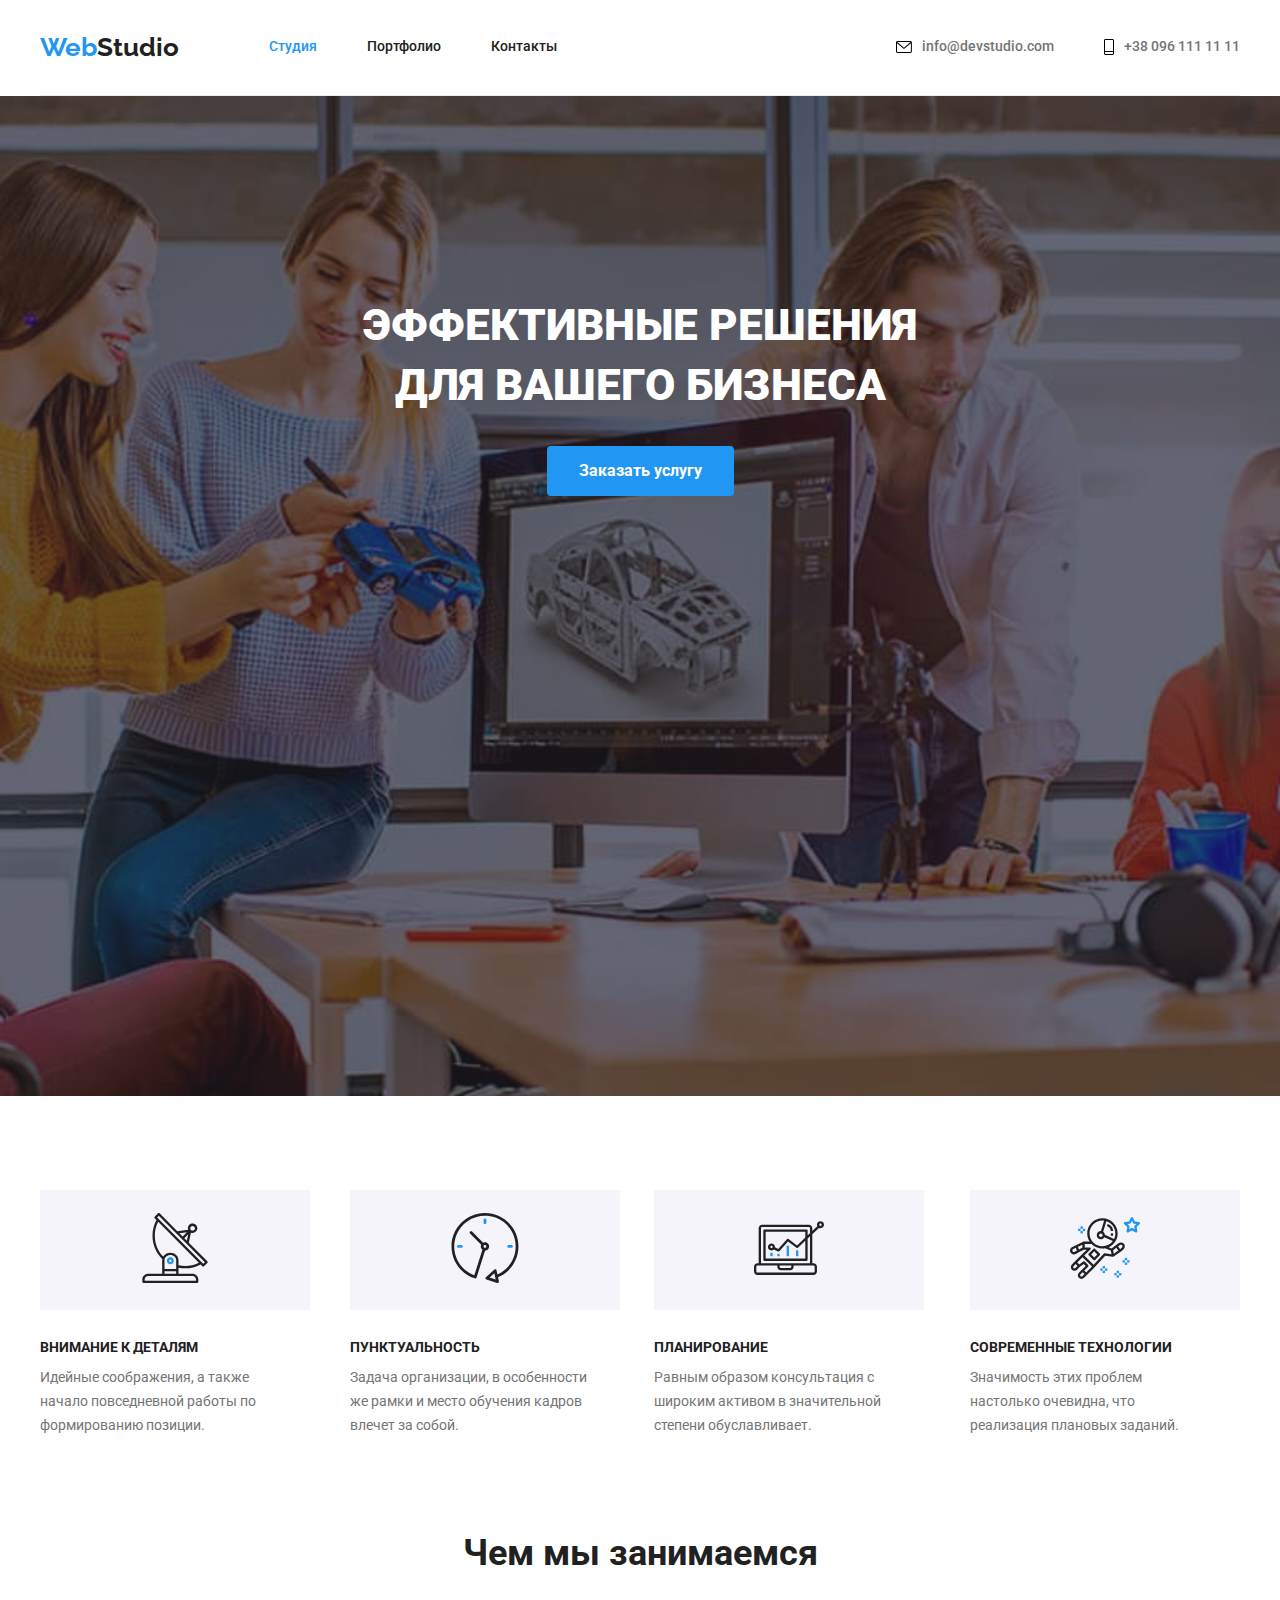
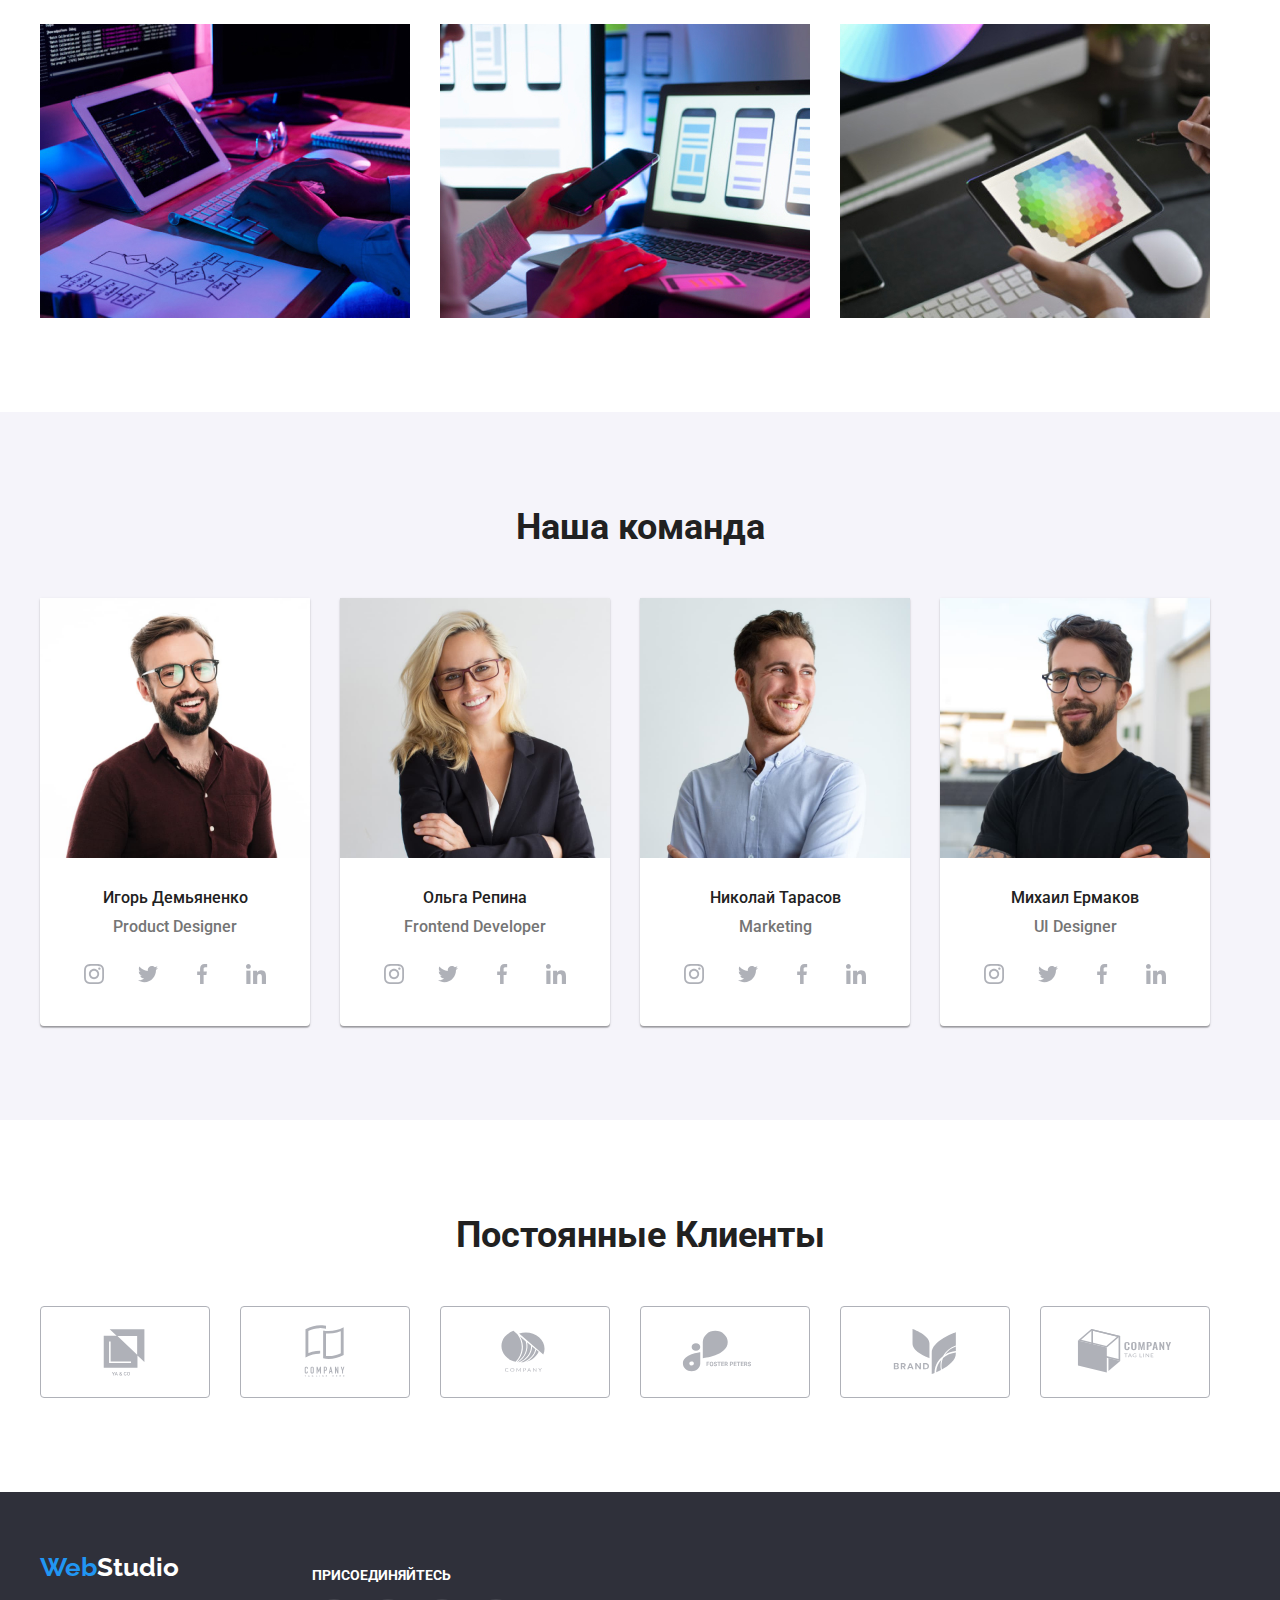
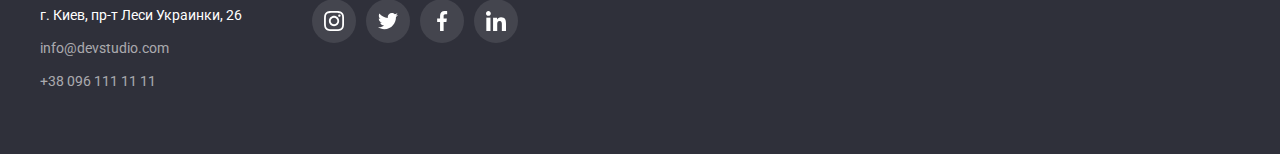
<file: index.html>
<!DOCTYPE html>
<html lang="en">
<head>
    <meta charset="UTF-8">
    <meta http-equiv="X-UA-Compatible" content="IE=edge">
    <meta name="viewport" content="width=device-width, initial-scale=1.0">
    <title>Document</title>
    <link rel="preconnect" href="https://fonts.googleapis.com">
    <link rel="preconnect" href="https://fonts.gstatic.com" crossorigin>
    <link href="https://fonts.googleapis.com/css2?family=Raleway:wght@700&family=Roboto:wght@400;500;700;900&display=swap" rel="stylesheet"> 
    <link rel="stylesheet" href="https://cdnjs.cloudflare.com/ajax/libs/modern-normalize/1.1.0/modern-normalize.min.css" integrity="sha512-wpPYUAdjBVSE4KJnH1VR1HeZfpl1ub8YT/NKx4PuQ5NmX2tKuGu6U/JRp5y+Y8XG2tV+wKQpNHVUX03MfMFn9Q==" crossorigin="anonymous" referrerpolicy="no-referrer" />
    <link rel="stylesheet" href="./css/styles.css">   
   
</head> 

<body>

    <div class="container">
    <header class="header">
             <a class="logo" href="./index.html">Web<span class="logo-web">Studio</span></a>
        <nav >
        <ul class="head-nav">
            <li class="list-head"><a class="curent-studio" href="./index.html">Студия</a></li>
            <li class="list-head"><a class="header-list" href="./portfolio.html">Портфолио</a></li>
            <li class="list-head"><a class="header-list" href="">Контакты</a></li>
        </ul>
        </nav>
        <div class="head-group"> 
        <ul class="head-group">
        <li class="list-head">
            <a class="list" href="mailto:info@devstudio.com"><svg class="heder-icon" width="16" height="12">
            <use href="./images/icons.svg#icon-mail"></use>
            </svg>info@devstudio.com</a>
        </li>
        <li class="list-head">
            <a class="list" href="tel:+380961111111"><svg class="heder-icon" width="10" height="16">
            <use  href="./images/icons.svg#icon-pfone"></use>
            </svg>+38 096 111 11 11</a>
        </li>
        </ul>
        </div>
           </header>  
        </div>
         
 <main>
    
<section class="hero overlay">
<div class="container">
    <h1 class="h1">Эффективные решения<br> для вашего бизнеса</h1>
    <button class="button-order" type="button">Заказать услугу</button>
</div>
</section> 

<section class="section-studia">
<div class="container">
   <h2 hidden>Студия</h2>
<ul class="about">
    <li class="box-list" >
        <div class="box-about"><a class="link">
         <svg class="box-icon" width="70" height="70" aria-label="antenna">
         <use href="./images/icons.svg#icon-antenna"></use>
        </svg></a>   
        </div>
        <h3 class="h3-title">Внимание к деталям</h3> 
        <p class="h3-text">Идейные соображения, а также начало повседневной работы по формированию позиции.</p>
    </li>
    <li class="box-list" >
        <div class="box-about"><a class="link">
            <svg class="box-icon" width="70" height="70" aria-label="clock">
            <use href="./images/icons.svg#icon-clock"></use>
        </svg></a>
    </div>
        <h3 class="h3-title">Пунктуальность</h3>
        <p class="h3-text">Задача организации, в особенности же рамки и место обучения кадров влечет за собой.</p>
        </li>
    <li class="box-list" >
        <div class="box-about"><a class="link">
        <svg class="box-icon" width="70" height="70" aria-label="diagram">
        <use href="./images/icons.svg#icon-diagram"></use>
        </svg></a>
    </div>
        <h3 class="h3-title">Планирование</h3>
            <p class="h3-text">Равным образом консультация с широким активом в значительной степени обуславливает.</p>
        </li>
    <li class="box-list" >
        <div class="box-about"><a class="link">
        <svg class="box-icon" width="70" height="70" aria-label="astronaut">
        <use href="./images/icons.svg#icon-astronaut"></use>
        </svg></a>
    </div>
        <h3 class="h3-title">Современные технологии</h3>
        <p class="h3-text">Значимость этих проблем настолько очевидна, что реализация плановых заданий.</p>
        </li>
  </ul></div>
</section>


<section class="section">
    <div class="container">
   <h2 class="h2-title">Чем мы занимаемся</h2>
<ul class="style">
    <li class="work-list"><a href="">
        <img src="./images/img0.jpg" alt="Компьютерная разработка" width="370" height="294"></a></li>
    <li class="work-list"><a href="">
        <img src="./images/img(0.1).jpg" alt="мобильные приложения" width="370" height="294"></a></li>
    <li class="work-list"><a href="">
        <img src="./images/img(0.2).jpg" alt="дизайн на планшете" width="370" height="295"></a></li>
</ul></div>
</section>


<section class="section-comand">
    <div class="container">
     <h2 class="h2-title">Наша команда</h2>
  <ul class="comand-list">
    <li class="comand-list-list"><a href="">
        <img src="./images/img(0.3).jpg" alt="фото" width="270" height="260"></a>
        <div class="comand">
        <h3 class="comand-title">Игорь Демьяненко</h3>
        <p class="comand-text" lang="en">Product Designer</p>
        <ul class="social">
            <li class="social-link">
                <a class="soclink" href="" aria-label="instagram">
                <svg class="social-icon" width="20" height="20">
                <use href="./images/icons.svg#icon-instagram"></use>
                </svg>
                </a>
            </li>
            <li class="social-link">
                <a class="soclink" href="" aria-label="twitter">
                <svg class="social-icon" width="20" height="20">
                <use href="./images/icons.svg#icon-twitter"></use>
                </svg>
                </a>
            </li>
            <li class="social-link">
                <a class="soclink" href="" aria-label="facebook">
                <svg class="social-icon" width="20" height="20">
                <use href="./images/icons.svg#icon-facebook"></use>
                </svg>
                </a>
            </li>
            <li class="social-link">
                <a class="soclink" href="" aria-label="linkedin">
                <svg class="social-icon" width="20" height="20">
                <use href="./images/icons.svg#icon-linkedin"></use>
                </svg>
                </a>
            </li>
        </ul>
    </div>
    </li>
    <li class="comand-list-list"><a href="">
        <img src="./images/img(0.4).jpg" alt="фото" width="270" height="260"></a>
       <div class="comand">
        <h3 class="comand-title">Ольга Репина</h3>
        <p class="comand-text" lang="en">Frontend Developer</p>
        <ul class="social">
            <li class="social-link">
                <a class="soclink" href="" aria-label="instagram">
                <svg class="social-icon" width="20" height="20">
                <use href="./images/icons.svg#icon-instagram"></use>
                </svg>
                </a>
            </li>
            <li class="social-link">
                <a class="soclink" href="" aria-label="twitter">
                <svg class="social-icon" width="20" height="20">
                <use href="./images/icons.svg#icon-twitter"></use>
                </svg>
                </a>
            </li>
            <li class="social-link">
                <a class="soclink" href="" aria-label="facebook">
                <svg class="social-icon" width="20" height="20">
                <use href="./images/icons.svg#icon-facebook"></use>
                </svg>
                </a>
            </li>
            <li class="social-link">
                <a class="soclink" href="" aria-label="linkedin">
                <svg class="social-icon" width="20" height="20">
                <use href="./images/icons.svg#icon-linkedin"></use>
                </svg>
                </a>
            </li>
        </ul>
        
    </div>
    </li>
    <li class="comand-list-list"><a href="">
        <img src="./images/img(0.5).jpg" alt="фото" width="270" height="260"></a>
        <div class="comand">
        <h3 class="comand-title"> Николай Тарасов</h3>
        <p class="comand-text" lang="en">Marketing</p>
        <ul class="social">
            <li class="social-link">
                <a class="soclink" href="" aria-label="instagram">
                <svg class="social-icon" width="20" height="20">
                <use href="./images/icons.svg#icon-instagram"></use>
                </svg>
                </a>
            </li>
            <li class="social-link">
                <a class="soclink" href="" aria-label="twitter">
                <svg class="social-icon" width="20" height="20">
                <use href="./images/icons.svg#icon-twitter"></use>
                </svg>
                </a>
            </li>
            <li class="social-link">
                <a class="soclink" href="" aria-label="facebook">
                <svg class="social-icon" width="20" height="20">
                <use href="./images/icons.svg#icon-facebook"></use>
                </svg>
                </a>
            </li>
            <li class="social-link">
                <a class="soclink" href="" aria-label="linkedin">
                <svg class="social-icon" width="20" height="20">
                <use href="./images/icons.svg#icon-linkedin"></use>
                </svg>
                </a>
            </li>
        </ul>
    </div>
    </li>
    <li class="comand-list-list"><a href="">
        <img src="./images/img(0.6).jpg" alt="фото" width="270" height="260"></a>
        <div class="comand">
        <h3 class="comand-title">Михаил Ермаков</h3>
        <p class="comand-text" lang="en">UI Designer</p>
        <ul class="social">
            <li class="social-link">
                <a class="soclink" href="" aria-label="instagram">
                <svg class="social-icon" width="20" height="20">
                <use href="./images/icons.svg#icon-instagram"></use>
                </svg>
                </a>
            </li>
            <li class="social-link">
                <a class="soclink" href="" aria-label="twitter">
                <svg class="social-icon" width="20" height="20">
                <use href="./images/icons.svg#icon-twitter"></use>
                </svg>
                </a>
            </li>
            <li class="social-link">
                <a class="soclink" href="" aria-label="facebook">
                <svg class="social-icon" width="20" height="20">
                <use href="./images/icons.svg#icon-facebook"></use>
                </svg>
                </a>
            </li>
            <li class="social-link">
                <a class="soclink" href="" aria-label="linkedin">
                <svg class="social-icon" width="20" height="20">
                <use href="./images/icons.svg#icon-linkedin"></use>
                </svg>
                </a>
            </li>
        </ul>
    </div>
    </li>
</ul>
</div>
</section>
              

<section class="section">
    <div class="container">
        <h2 class="h2-title">Постоянные Клиенты</h2>
    <ul class="clients-list">
         <li class="clients-item">
            <a class="clients-iconlist" href="" aria-label="logo">
            <svg class="client-icon" width="106" height="60">
            <use href="./images/icons.svg#icon-logo"></use></svg>
    </a>
    </li>
         <li class="clients-item">
             <a class="clients-iconlist" href="" aria-label="logo-1">
            <svg class="client-icon" width="106" height="60" >
            <use href="./images/icons.svg#icon-logo-1"></use></svg>
    </a>
    </li>
         <li class="clients-item">
            <a class="clients-iconlist" href="" aria-label="logo-2">
            <svg class="client-icon" width="106" height="60" >
            <use href="./images/icons.svg#icon-logo-2"></use></svg>
    </a>
    </li>
          <li class="clients-item">
            <a class="clients-iconlist" href="" aria-label="logo-3">
            <svg class="client-icon" width="106" height="60" >
            <use href="./images/icons.svg#icon-logo-3"></use></svg>
    </a>
    </li>
          <li class="clients-item">
            <a class="clients-iconlist" href="" aria-label="logo-4">
            <svg class="client-icon" width="106" height="60" >
            <use href="./images/icons.svg#icon-logo-4"></use></svg>
    </a>
    </li>
        <li class="clients-item">
            <a class="clients-iconlist" href="" aria-label="logo-5">
            <svg class="client-icon" width="106" height="60" >
            <use href="./images/icons.svg#icon-logo-5"></use></svg>
    </a>
     </li>
     </ul>
     </div>
</section>

</main>
<footer class="footer">
<div class="container">
    <div class="div-footer"> 
            <a class="logo" href="./index.html">Web<span class="logo-web">Studio</span></a>  
            <address>
        <ul class="list-footer" >
            <li><a class="footer-map" href="https://goo.gl/maps/piqngm7oDQpEDh6u6" target="_blank" rel="noopener nofollow noreferrer">г. Киев, пр-т Леси Украинки, 26</a></li>
            <li><a class="footer-list" href="mailto:info@devstudio.com">info@devstudio.com</a></li>
            <li><a class="footer-list" href="tel:+380961111111">+38 096 111 11 11</a></li>
        </ul>
        </address>
    </div>
    <div class="footer-social">
        <strong class="slogan">Присоединяйтесь</strong>
        <ul class="social">
            <li class="footer-social-link">
                <a class="social-link" href="" aria-label="instagram">
                <svg class="f-icon"  width="20" height="20">
                <use href="./images/icons.svg#icon-instagram"></use>
                </svg>
                </a>
            </li>
            <li class="footer-social-link">
                <a class="social-link" href="" aria-label="twitter">
                <svg class="f-icon" width="20" height="20">
                <use href="./images/icons.svg#icon-twitter"></use>
                </svg>
                </a>
            </li>
            <li class="footer-social-link">
                <a class="social-link" href="" aria-label="facebook">
                <svg class="f-icon" width="20" height="20">
                <use href="./images/icons.svg#icon-facebook"></use>
                </svg>
                </a>
            </li>
            <li class="footer-social-link">
                <a class="social-link" href="" aria-label="linkedin">
                <svg class="f-icon" width="20" height="20">
                <use href="./images/icons.svg#icon-linkedin"></use>
                </svg>
                </a>
            </li>
        </ul>
    </div>
</div>
        </footer>
    
    </body>
</html>
</file>
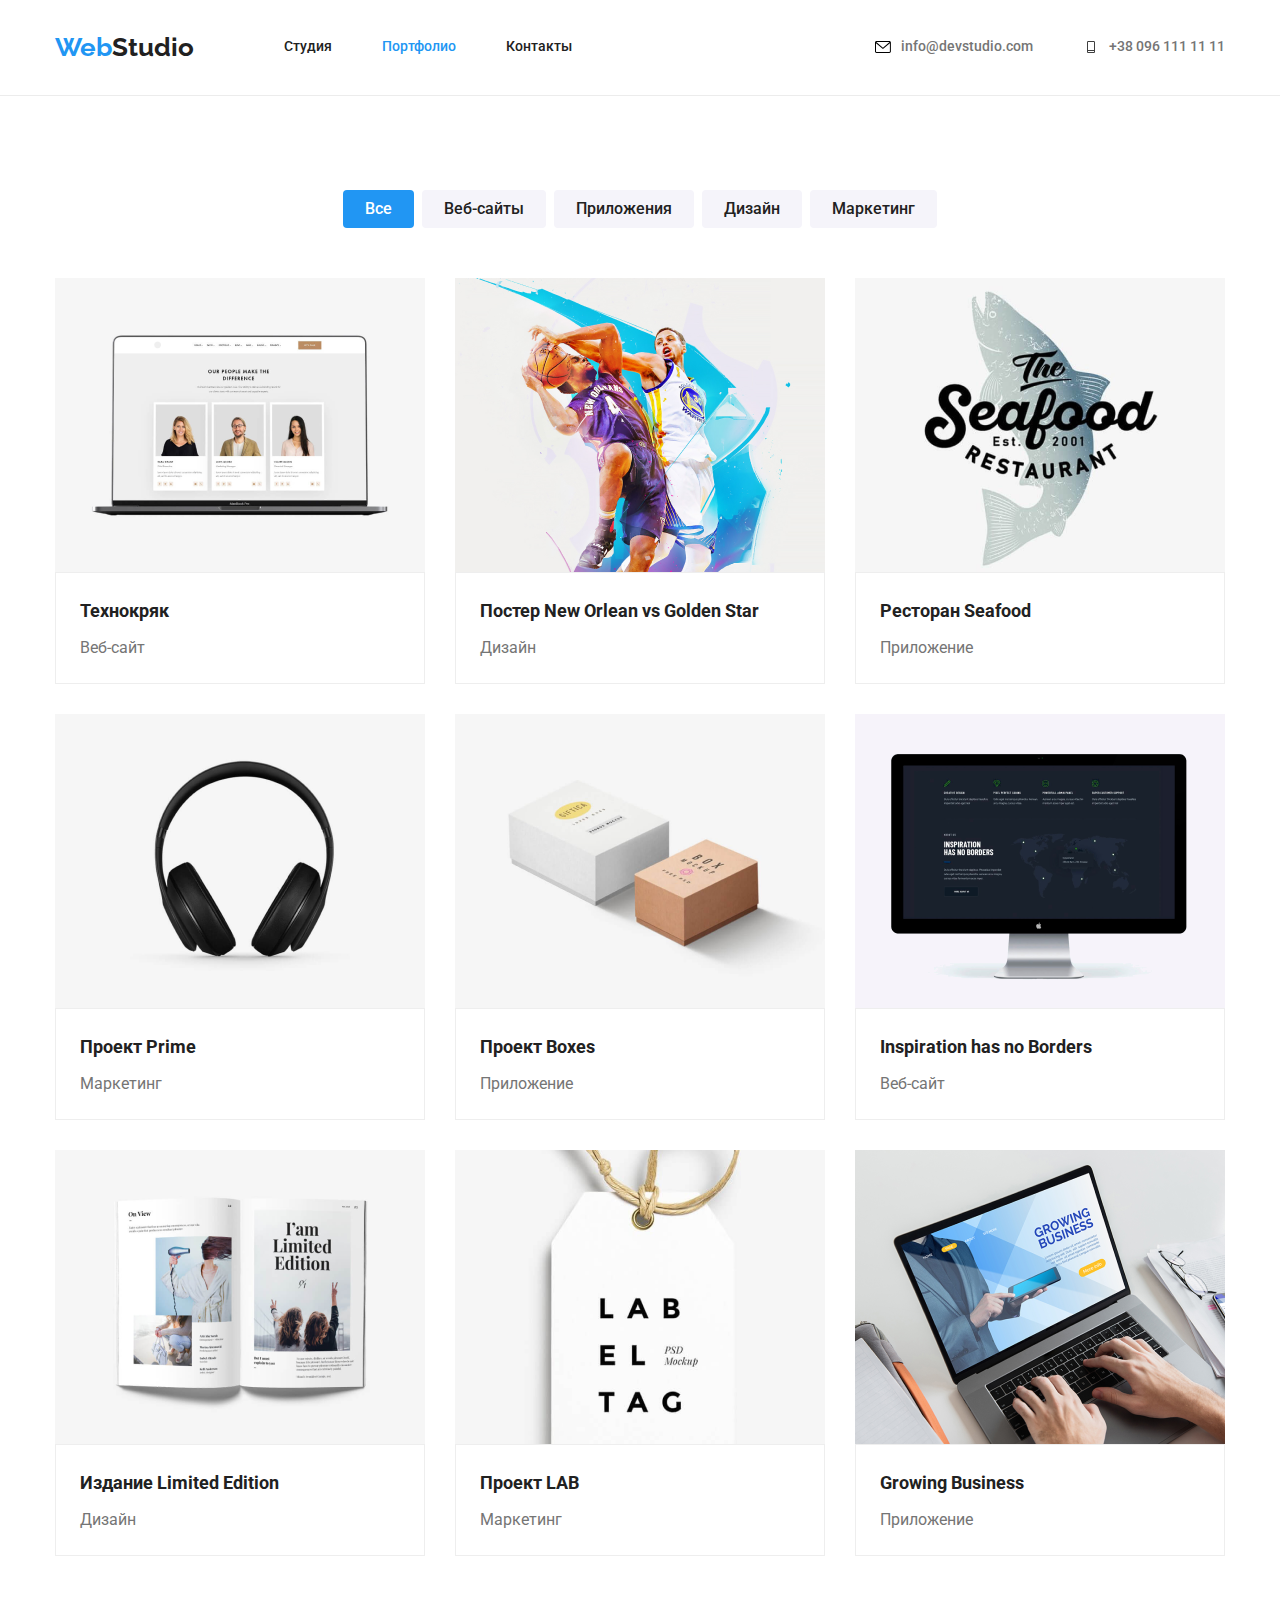
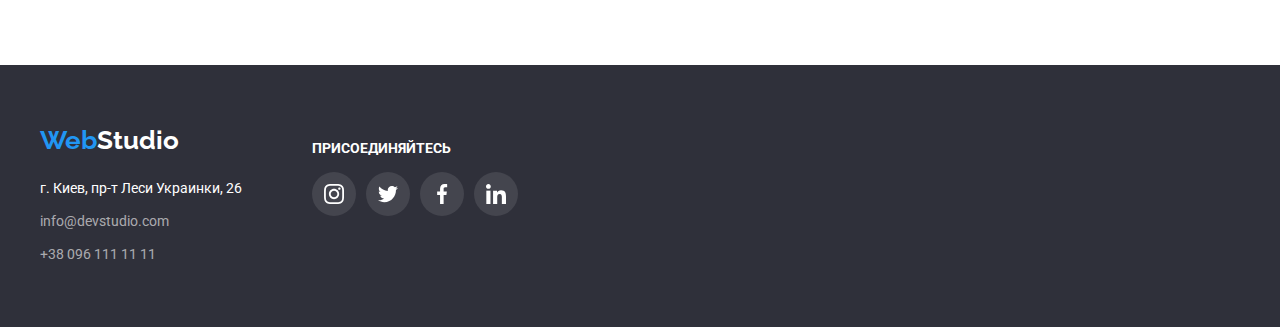
<file: portfolio.html>
<!DOCTYPE html>
<html lang="en">
<head>
    <meta charset="UTF-8">
    <meta http-equiv="X-UA-Compatible" content="IE=edge">
    <meta name="viewport" content="width=device-width, initial-scale=1.0">
    <title>Portfolio</title>
    <link rel="preconnect" href="https://fonts.googleapis.com">
<link rel="preconnect" href="https://fonts.gstatic.com" crossorigin>
<link href="https://fonts.googleapis.com/css2?family=Raleway:wght@700&family=Roboto:wght@400;500;700;900&display=swap" rel="stylesheet"> 
<link rel="stylesheet" href="./css/styles.css">
</head>

<body>
    
  <header class="header">
    <div class="container-header">
                    <a class="logo" href="./index.html">Web<span class="logo-web">Studio</span></a>
               <nav >
               <ul class="head-nav" >
                <li class="list-head"><a class="header-list" href="./index.html">Студия</a></li>
                <li class="list-head"><a class="curent-portfolio" href="./portfolio.html">Портфолио</a></li>
                <li class="list-head"><a class="header-list" href="">Контакты</a></li>
               </ul>
               </nav>
               <div class="head-group"> 
               <ul class="head-group">
                  <li class="list-head">
                     <a class="list" href="mailto:info@devstudio.com"><svg class="heder-icon" width="16" height="12">
                     <use href="./images/icons.svg#icon-mail"></use>
                     </svg>info@devstudio.com</a>
                 </li>
                 <li class="list-head">
                     <a class="list" href="tel:+380961111111"><svg class="heder-icon" width="16" height="12">
                     <use  href="./images/icons.svg#icon-pfone"></use>
                     </svg>+38 096 111 11 11</a>
                 </li>
               </ul>
               </div>
    </div>
            </header>  
      
   
<main>

<section class="section">
    <div class="container">
     <h1 hidden>Маркетинг</h1>
    <div class="botton-nav">
    <ul class="list-botton">
        <li class="botton-item"><button class="curent-button" type="button">Все</button></li>
        <li class="botton-item"><button class="button" type="button">Веб-сайты</button></li>
        <li class="botton-item"><button class="button" type="button">Приложения</button></li>
        <li class="botton-item"><button class="button" type="button">Дизайн</button></li>
        <li class="botton-item"><button class="button" type="button">Маркетинг</button></li>
        </ul>
    </div>
</div>
 
<div class="container"> 
     <ul class="card-list">
            <li class="card-item">
            <img src="./images/img(1).png" alt="фото" width="370" height="294">
            <div class="border"> 
            <h2 class="card-title">Технокряк</h2>
            <p class="card-text">Веб-сайт</p>
         </div>
        </li>
        
      <li class="card-item">      
            <img src="./images/img(1.1).png" alt="фото" width="370" height="294">
           <div class="border">
            <h2 class="card-title">Постер New Orlean vs Golden Star</h2>
            <p class="card-text">Дизайн</p>
           </div>
      </li>
         <li class="card-item">
            <img src="./images/img(1.2).png" alt="фото" width="370" height="294">
            <div class="border">
            <h2 class="card-title">Ресторан Seafood</h2>
            <p class="card-text">Приложение</p>
            </div>
         </li>
         <li class="card-item">
             <img src="./images/img(1.3).png" alt="фото" width="370" height="294">
            <div class="border">
            <h2 class="card-title">Проект Prime</h2>
            <p class="card-text">Маркетинг</p>
            </div>
         </li>
         <li class="card-item">
            <img src="./images/img(1.4).png" alt="фото" width="370" height="294">
            <div class="border">
            <h2 class="card-title">Проект Boxes</h2>
            <p class="card-text">Приложение</p>
            </div>
        </li>
        <li class="card-item">
            <img src="./images/img(1.5).png" alt="фото" width="370" height="294">
            <div class="border">
            <h2 class="card-title">Inspiration has no Borders</h2>
            <p class="card-text">Веб-сайт</p>
            </div>
         </li>
         <li class="card-item">
            <img src="./images/img(1.6).png" alt="фото" width="370" height="294">
            <div class="border">
            <h2 class="card-title">Издание Limited Edition</h2>
            <p class="card-text">Дизайн</p>
            </div>
         </li>
         <li class="card-item">
            <img src="./images/img(1.7).png" alt="фото" width="370" height="294">
            <div class="border">
            <h2 class="card-title">Проект LAB</h2>
            <p class="card-text">Маркетинг</p>
            </div>
         </li>
         <li class="card-item">
            <img src="./images/img(1.8).png" alt="фото" width="370" height="295">
            <div class="border">
            <h2 class="card-title">Growing Business</h2>
            <p class="card-text">Приложение</p>
            </div>
         </li>
   </ul>
</div>
</section>
</main>

<footer class="footer">
   <div class="container">
       <div class="div-footer"> 
               <a class="logo" href="./index.html">Web<span class="logo-web">Studio</span></a>  
               <address>
           <ul class="list-footer" >
               <li><a class="footer-map" href="https://goo.gl/maps/piqngm7oDQpEDh6u6" target="_blank" rel="noopener nofollow noreferrer">г. Киев, пр-т Леси Украинки, 26</a></li>
               <li><a class="footer-list" href="mailto:info@devstudio.com">info@devstudio.com</a></li>
               <li><a class="footer-list" href="tel:+380961111111">+38 096 111 11 11</a></li>
           </ul>
           </address>
       </div>
       <div class="footer-social">
           <strong class="slogan">Присоединяйтесь</strong>
           <ul class="social">
               <li class="footer-social-link">
                   <a class="social-link" href="" aria-label="instagram">
                   <svg class="f-icon"  width="20" height="20">
                   <use href="./images/icons.svg#icon-instagram"></use>
                   </svg>
                   </a>
               </li>
               <li class="footer-social-link">
                   <a class="social-link" href="" aria-label="twitter">
                   <svg class="f-icon" width="20" height="20">
                   <use href="./images/icons.svg#icon-twitter"></use>
                   </svg>
                   </a>
               </li>
               <li class="footer-social-link">
                   <a class="social-link" href="" aria-label="facebook">
                   <svg class="f-icon" width="20" height="20">
                   <use href="./images/icons.svg#icon-facebook"></use>
                   </svg>
                   </a>
               </li>
               <li class="footer-social-link">
                   <a class="social-link" href="" aria-label="linkedin">
                   <svg class="f-icon" width="20" height="20">
                   <use href="./images/icons.svg#icon-linkedin"></use>
                   </svg>
                   </a>
               </li>
           </ul>
       </div>
   </div>
           </footer>
 
</body>

</html>
</file>
<file: css/styles.css>
:root {--primary_text-color: #757575; 
    --title-color: #212121;
    --accent-color: #2196F3; 
    --button-color: #FFFFFF;
    --background-title:#2F303A;
    --background-button: #F5F4FA;
    --button-o:#188CE8;
    --social-icon:  #AFB1B8;
    --header-width: 1200px;
    --items: 3;         /* кількість карток в рядку */
    --indent: 30px;     /* відступи між картками */
    }
    
    body { font-family: "Roboto", sans-serif;
    font-size: 14px;
    color: var(--primary_text-color);
    margin: 0;
    }
    
    h1,h2.h3, p {margin: 0;}
    
    img { display: block; max-width: 100%; height: auto; }
    
    .container   {
        margin-left: auto;
        margin-right: auto;
        padding-left: 15px;
        padding-right: 15px;
        width: 1200px;
        
         }
    .container-clients { padding-top: 94px; }
    .section {
        padding-bottom: 94px;
        padding-top: 94px;}

    .overlay {max-width: 1600px; height: 600px;
         background-image: linear-gradient(to right, 
        rgba(47, 48, 58, 0.4),
        rgba(47, 48, 58, 0.4) 
        ),
        url("../images/hero.jpg");
        
        background-repeat: no-repeat;
        background-position: center;
        background-size: cover;

        
        margin-left: auto;
        margin-right: auto;
      
        padding-bottom: 200px;
        padding-top: 200px; }   

    .section-comand {background: var(--background-button);
        padding-bottom: 94px; padding-top: 94px; 
      }
    .section-studia { padding-top: 94px;}

    .container-clients { display: block;
        padding-top: 94px; }

    .container-header {display: flex;
        align-items: center;
        margin-left: auto;
        margin-right: auto;
        padding-left: 15px;
        padding-right: 15px; width: 1200px; box-sizing:border-box;
    }
    
    .header { font-family: 'Roboto';
        display: flex; 
        align-items: center;
    
    font-weight: 500;
    font-size: 14px;
    line-height: 1.14;
    box-sizing:border-box;
    border-bottom: 1px solid #ECECEC; 
    }
    .list-head:hover,
    .list-head:focus {fill:currentColor;}
    .social {display: flex;
        justify-content: center;
        align-items: center;
        margin-top: 16px; 
        
    }
    .list .heder-icon {margin-right: 10px;}
   
    /* .social-link {display: flex;
        justify-content: center;
        align-items: center; 
        width: 44px;
        height: 44px;
        border: 0;
        border-radius: 50%;
        color: #AFB1B8;   
        } */
    .social-link:not(:last-child) { margin-right: 10px; }
    
    
    /* .social-icon:hover,
    .social-icon:focus {fill:  var(--button-color);} */
    /* .soclink:hover,
    .soclink:focus {background-color: var(--accent-color); 
    }
    .soclink:hover .soclink,
    .soclink:focus .soclink {fill: #FFFFFF;} */
    /* .social-link:hover,
    .social-link:focus {
         background: #2196F3;}     */
    .soclink {display: flex;
        justify-content: center;
        align-items: center; 
        width: 44px;
        height: 44px;
        border: 0;
        border-radius: 50px;;
        color: #AFB1B8;   
        }
       
    .social-icon {fill: currentColor}

    .social-link:hover .soclink,
    .social-link:focus .soclink {
         background-color: var(--accent-color);
          color: var(--button-color);}
    
    
    .head-nav {display: flex; color: var(--title-color); margin-left: 50px;}
    .head-group {display: flex;  margin-left: auto; padding: 0; }
    
    
    .list-head:not(:last-child) {margin-right: 50px; padding: 0; display: flex;}
    
    
    .header-list { display: flex; padding: 0; 
        text-decoration: none; color: var(--title-color);padding-top: 32px; padding-bottom: 32px;}
    
    .list { display: flex;  align-items: center;
        text-decoration: none; color: var(--primary_text-color);
        padding-top: 32px; padding-bottom: 32px; }
    
    .header .logo {color: var(--accent-color); display: block; padding-top: 32px; padding-bottom: 32px;
    }
    .list-botton {width: var(--header-width); 
        display: flex; ;
        justify-content: center;
        margin-bottom: 35px;
    }
    .header a:hover,
    .header a:focus { color: var(--accent-color);}
    
    .curent-portfolio, 
    .curent-studio {color: var(--accent-color); padding-top: 32px; padding-bottom: 32px;}
    
    .logo {
        font-family: 'Raleway', sans-serif;
        text-decoration: none;
        font-style: normal;
        color: var(--accent-color);
        font-weight: 700;
        font-size: 26px;
        line-height: 1.19;
        margin-right: 40px;
        
        }
    .logo-web {color: var(--title-color); font-style: normal;}
    
    .h1 {
        color: var(--button-color); 
        font-family: inherit;
        font-weight: 900;
        font-size: 44px;
        line-height: 1.36;
        text-align: center;
        text-transform: uppercase;
        }
    
    ul {list-style: none; padding-left: 0; margin: 0;}
    .style {display: flex;}
    a {text-decoration: none; }

    .box-list:not(:last-child) { margin-right: 30px; }
    .box-about { display: flex;
        justify-content: center;
        align-items: center;
        background: var(--background-button);
        width: 270px;
        height: 120px;
        margin-bottom: 30px;
       }
    /* .box-about:not(:last-child) { margin-right: 30px; } */
   
    .clients-list {display: flex;
        font-size: 36px;
        line-height: 1.16;
        padding: 0;
        text-align: center;
    }
    .clients-item:not(:last-child) {margin-right: 30px;}
    .clients-item { width: 170px; height:92px;}

    .client-icon {fill: currentColor;}

    

    .client-icon:hover,
    .client-icon:focus {color: var(--accent-color);
        border-color: var(--accent-color);}

    .clients-iconlist { display: flex;
        box-sizing: border-box;
        align-items: center;
        justify-content: center;
        width: 100%;
        height: 100%;
        border: 1px solid #AFB1B8;
        border-radius: 4px;
        color:  #AFB1B8;
    }
    .clients-iconlist:hover,
    .clients-iconlist:focus {color: var(--accent-color);
        border-color: var(--accent-color); }

    .botton-nav { display: flex; }
    
    .botton-item:first-child {margin-left: 0px; }
    
    .botton-item { margin-left: 8px;  
                 }
    
    .card-list {
        display: flex;
        flex-wrap: wrap;
        
               } 
    
    .card-item {  
        margin-right: 30px; 
        margin-bottom: 30px;
        flex-basis: calc((100% - var(--indent) * var(--items)) / var(--items));
        margin: calc(var(--indent) / 2);
    }
    .card-item:hover,
    .card-item:focus {box-shadow: 0px 1px 1px rgba(0, 0, 0, 0.12), 
        0px 4px 4px rgba(0, 0, 0, 0.06),
        1px 4px 6px rgba(0, 0, 0, 0.16);cursor: pointer;}
    .border {padding: 20px 24px;
        border: 1px solid #EEEEEE;}
    
    .work-list {display: inline-block; 
       }
    .work-list:not(:last-child) {margin-right: 30px;}
    .comand-list {background: var(--background-button);
        display: flex; padding-left: 0; }
    .comand-list-list {background-color: var(--button-color);
        text-align: center;
        margin-right: 30px; 
        box-shadow: 0px 1px 3px rgba(0, 0, 0, 0.12),
        0px 1px 1px rgba(0, 0, 0, 0.14), 0px 2px 1px rgba(0, 0, 0, 0.2);
        border-radius: 0px 0px 4px 4px;
        }
    .comand-list { 
        background-color: var(--background-button);
    
    }
    .comand-title { 
        font-family: inherit;
        color: var(--title-color); 
        font-style: normal;
    font-weight: 500;
    font-size: 16px;
    line-height: 1.19;
    text-decoration: none;
    margin-bottom: 10px;
    margin-top: 0;
    
    }
    
    .comand {padding-top: 30px; padding-bottom: 30px;}
    .comand-text { color: var(--primary_text-color);
        font-family: inherit;
        text-align: center;
    font-style: normal;
    font-weight: 500;
    font-size: 16px;
    line-height: 1.19;
    text-decoration: none;
    
    }
    .card-title {color: var(--title-color);  
        font-family: inherit;
        font-weight: 700;
        font-size: 18px;
        line-height: 2; 
        text-decoration: none;
        margin: 0;
        margin-bottom: 4px;
       }
    .card-text { font-family: inherit; 
        font-weight: 400;
        font-size: 16px;
        line-height: 1.88;
        text-decoration: none;
        color: var(--primary_text-color);
        
        }
           
    .button {padding: 6px 22px;
    font-family: inherit;
    font-weight: 500;
    font-size: 16px;
    line-height: 1.62;
    text-align: center;
    color: var(--title-color);
    background: var(--background-button);
    cursor: pointer;
    border: none;
    border-radius: 4px;
    }
    .curent-button {color: var(--button-color); 
        background: var(--accent-color); font-family: inherit;
        font-weight: 500;
        font-size: 16px;
        line-height: 1.62;
        text-align: center;
        border: none;
        border-radius: 4px;
        padding: 6px 22px;
    }
    .button-order { color: var(--button-color);
        background: var(--accent-color); font-family: inherit;
        font-style: normal;
        font-weight: 700;
        font-size: 16px;
        line-height: 1.88;
        display: flex;
        align-items: center;
        text-align: center;
        margin-left: auto; margin-right: auto;
        margin-top: 30px;
        border: none;
        border-radius: 4px;
    padding: 10px 32px;}
    .button-order:hover,
    .button-order:focus,
    .button-order:active { 
        background: var(--button-o);
    }
    
    .button:hover,
    .button:focus,
    .button:active
     {
    color: var(--button-color);
    background: var(--accent-color);
    border-radius: 4px;
    box-shadow: 0px 3px 1px rgba(0, 0, 0, 0.1),
     0px 1px 2px rgba(0, 0, 0, 0.08), 
     0px 2px 2px rgba(0, 0, 0, 0.12);
    }
    
    .h2-title {color: var(--title-color);
        font-weight: 700;
        font-size: 36px;
        line-height: 1.17;
        text-align: center; 
        margin-bottom: 50px;
        margin-top: 0;
        }
    .about {padding: 0; display: flex; }
    
    .h3-title { margin-right: 30px;
        font-family: inherit;
        color: var(--title-color);
        font-style: normal;
        font-weight: 700;
        font-size: 14px;
        line-height: 1.14;
        text-transform: uppercase;
        margin: 0;
        margin-bottom: 10px;
    }
    .h3-text { margin-right: 30px; font-family: inherit;
        color: var(--primary_text-color);
        font-weight: 400;
        font-size: 14px;
        line-height: 1.71;
        padding: 10px, 70px, 30px, 70px;
    }
    
    .footer { display: flex;
        background: var(--background-title); 
        font-weight: 400;
        font-size: 14px;
        line-height: 1.71;
        padding: 60px 0; 
        }
    .slogan {font-family: 'Roboto';
        font-style: normal;
        font-weight: 700;
        font-size: 14px;
        line-height: 16px;
        text-transform: uppercase;
        color: var(--button-color);
        
       }

    .div-footer  { display: inline-block;
        } 
    .footer-social {  
        display: inline-flex;
        color: var(--button-color);
        margin-left: 70px;
        margin-top: 15px;
        flex-direction: column;
        position: absolute;
    }
    /* .social {padding-top: 20;} */
    .social-link:hover,
    .social-link:focus {
        background: var(--accent-color)
    }
    .footer-social-link:not(:last-child) {margin-right: 10px; }
    .social-link {display: flex;
    align-items: center;
    justify-content: center;
    width: 44px;
    height: 44px;
    border-radius: 50%;
    background: rgba(255, 255, 255, 0.1);}

    .f-icon {fill: #FFFFFF;}


    footer.logo {font-family: "Ralevey", sans-serif;
        text-decoration: none;
        font-style: normal;
        color: var(--accent-color);
        font-weight: 700;
        font-size: 26px;
        line-height: 1.19;}
    .footer span {color: var(--button-color);}
    .footer-map {  display: block; padding-top: 20px; text-decoration: none; color: var(--button-color); font-style: normal;}
    .footer-list { display: block; padding-top: 9px; color: var(--button-color);text-decoration: none; color: rgba(255, 255, 255, 0.6); font-style: normal;}
    .footer a:hover,
    .footer a:focus
     { color: var(--accent-color)}
</file>
